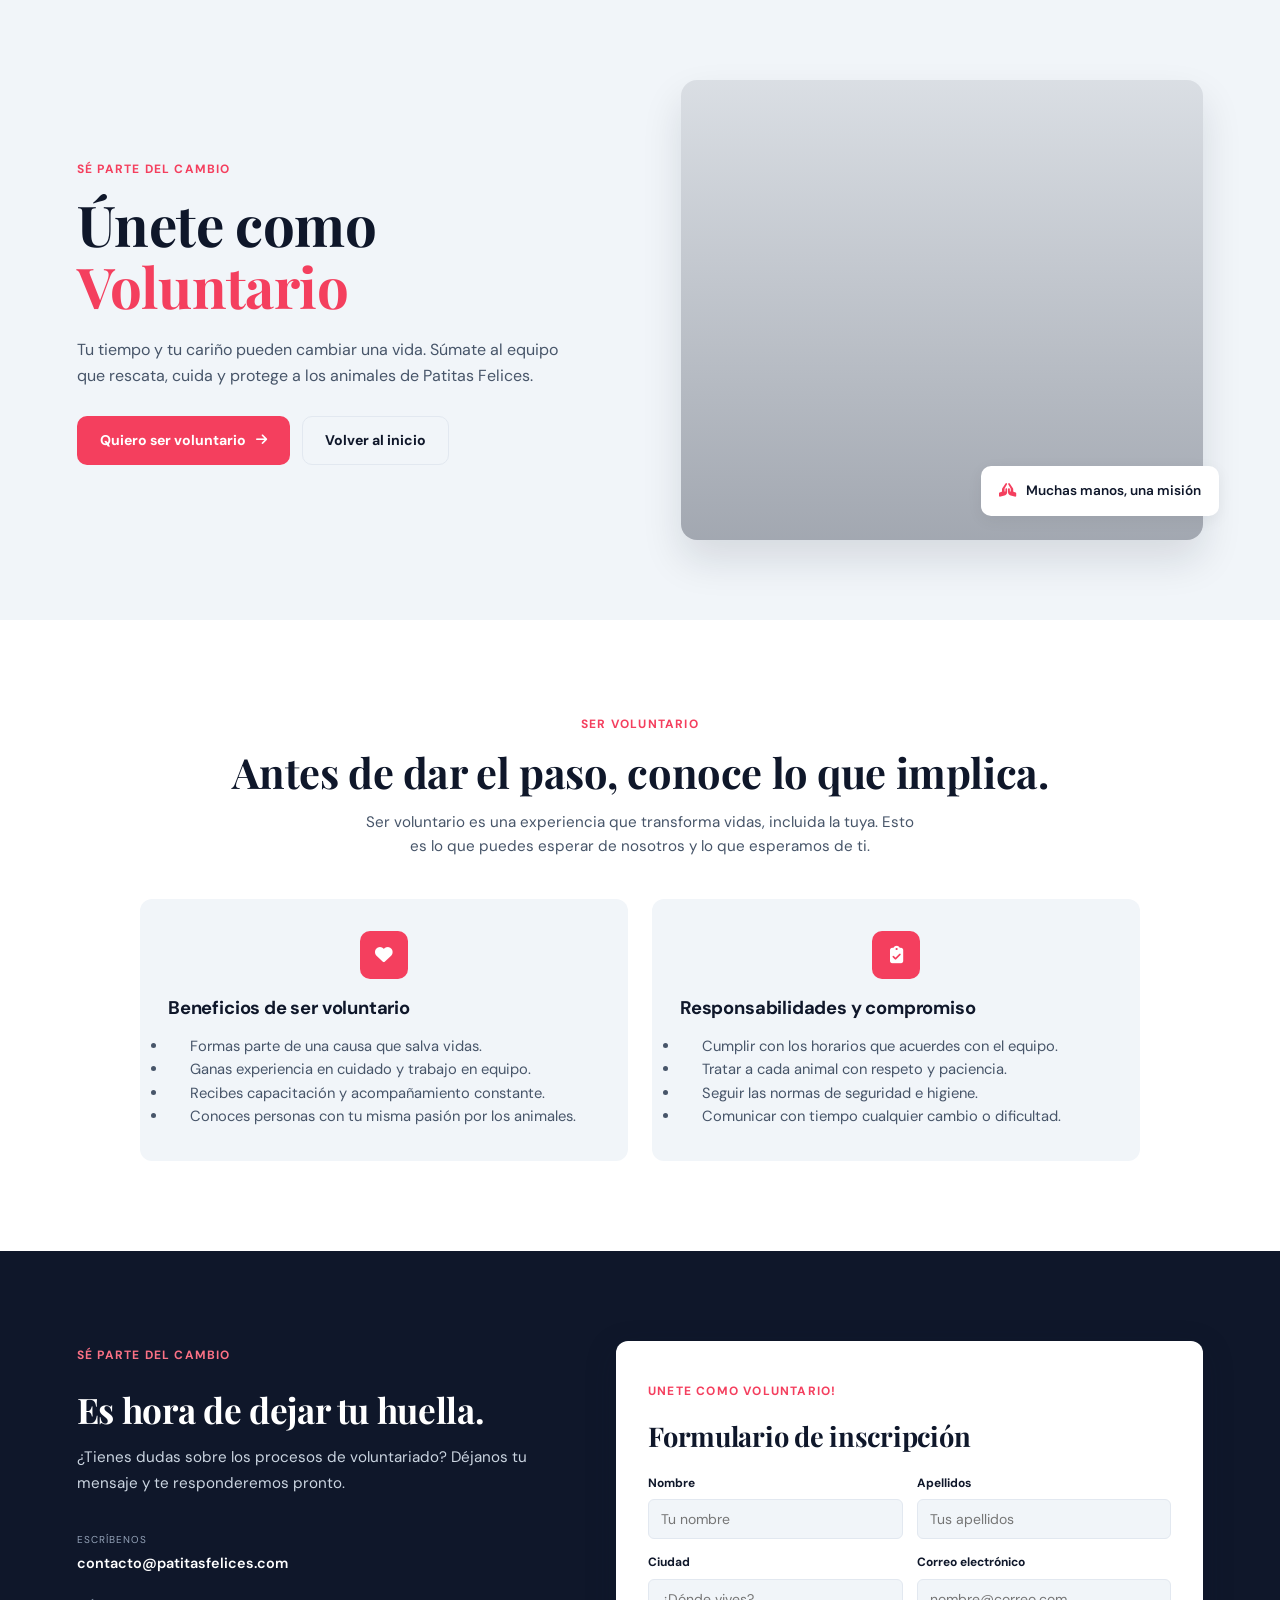
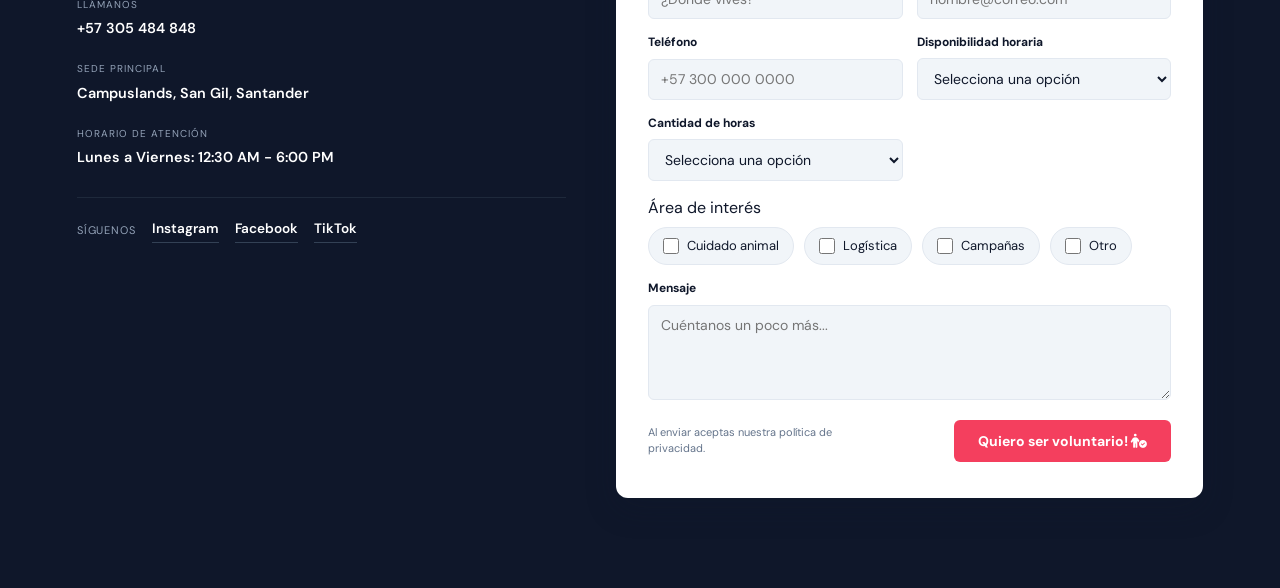
<file: voluntariado.html>
<!DOCTYPE html>
<html lang="es">
<head>
    <meta charset="UTF-8">
    <meta name="viewport" content="width=device-width, initial-scale=1.0">
    <title>Patitas Felices | Únete como Voluntario</title>

    <link rel="preconnect" href="https://fonts.googleapis.com">
    <link rel="preconnect" href="https://fonts.gstatic.com" crossorigin>
    <link href="https://fonts.googleapis.com/css2?family=DM+Sans:wght@400;500;600;700&family=Playfair+Display:ital,wght@0,700;1,700&display=swap" rel="stylesheet">
    <link rel="stylesheet" href="https://cdnjs.cloudflare.com/ajax/libs/font-awesome/6.7.2/css/all.min.css">
    <!-- Estilos generales -->
    <link rel="stylesheet" href="css/style.css">
    <!-- Estilos específicos -->
    <link rel="stylesheet" href="css/voluntariado.css">
</head>
<body>

<main>

<!-- ====== Banner ====== -->
<section class="banner">
    <div class="banner-info">
        <span class="kicker">Sé parte del cambio</span>
        <h1>Únete como <span>Voluntario</span></h1>
        <p>Tu tiempo y tu cariño pueden cambiar una vida. Súmate al equipo que rescata, cuida y protege a los animales de Patitas Felices.</p>
        <div class="banner-botones">
            <a href="#contacto" class="btn btn-coral">
                Quiero ser voluntario <i class="fa-solid fa-arrow-right"></i>
            </a>
            <a href="index.html" class="btn btn-borde">Volver al inicio</a>
        </div>
    </div>

    <div class="banner-imagen">
        <div class="banner-nota">
            <i class="fa-solid fa-hands-praying"></i>
            <span>Muchas manos, una misión</span>
        </div>
    </div>
</section>

<!-- ====== Info ====== -->
<section class="info">
    <div class="seccion-cabeza seccion-centro">
        <span class="kicker">Ser voluntario</span>
        <h2>Antes de dar el paso, conoce lo que implica.</h2>
        <p>Ser voluntario es una experiencia que transforma vidas, incluida la tuya. Esto es lo que puedes esperar de nosotros y lo que esperamos de ti.</p>
    </div>

    <div class="info-grid">
        <article class="info-card">
            <span class="info-icono"><i class="fa-solid fa-heart"></i></span>
            <h3>Beneficios de ser voluntario</h3>
            <ul class="info-lista">
                <li>Formas parte de una causa que salva vidas.</li>
                <li>Ganas experiencia en cuidado y trabajo en equipo.</li>
                <li>Recibes capacitación y acompañamiento constante.</li>
                <li>Conoces personas con tu misma pasión por los animales.</li>
            </ul>
        </article>

        <article class="info-card">
            <span class="info-icono"><i class="fa-solid fa-clipboard-check"></i></span>
            <h3>Responsabilidades y compromiso</h3>
            <ul class="info-lista">
                <li>Cumplir con los horarios que acuerdes con el equipo.</li>
                <li>Tratar a cada animal con respeto y paciencia.</li>
                <li>Seguir las normas de seguridad e higiene.</li>
                <li>Comunicar con tiempo cualquier cambio o dificultad.</li>
            </ul>
        </article>
    </div>
</section>

<section class="contacto" id="contacto">
    <div class="contacto-contenido">

        <div class="contacto-info">
            <p class="kicker kicker-claro">Sé parte del cambio</p>
            <h2>Es hora de dejar tu huella.</h2>
            <p class="texto">¿Tienes dudas sobre los procesos de voluntariado? Déjanos tu mensaje y te responderemos pronto.</p>

            <div class="datos">
                <div class="dato">
                    <small>Escríbenos</small>
                    <p>contacto@patitasfelices.com</p>
                </div>
                <div class="dato">
                    <small>Llámanos</small>
                    <p>+57 305 484 848</p>
                </div>
                <div class="dato">
                    <small>Sede principal</small>
                    <p>Campuslands, San Gil, Santander</p>
                </div>
                <div class="dato">
                    <small>Horario de atención</small>
                    <p>Lunes a Viernes: 12:30 AM - 6:00 PM</p>
                </div>
            </div>

            <div class="redes">
                <span>Síguenos</span>
                <a href="#">Instagram</a>
                <a href="#">Facebook</a>
                <a href="#">TikTok</a>
            </div>
        </div>

        <form class="formulario" action="#contacto" method="post">
            <p class="kicker">Unete como voluntario!</p>
            <h2>Formulario de inscripción</h2>

            <div class="campos">
                <div class="campo">
                    <label for="nombre">Nombre</label>
                    <input type="text" id="nombre" name="nombre" placeholder="Tu nombre" required>
                </div>

                <div class="campo">
                    <label for="apellidos">Apellidos</label>
                    <input type="text" id="apellidos" name="apellidos" placeholder="Tus apellidos" required>
                </div>

                <div class="campo">
                    <label for="ciudad">Ciudad</label>
                    <input type="text" id="ciudad" name="ciudad" placeholder="¿Dónde vives?" required>
                </div>

                <div class="campo">
                    <label for="correo">Correo electrónico</label>
                    <input type="email" id="correo" name="correo" placeholder="nombre@correo.com" required>
                </div>

                <div class="campo">
                    <label for="telefono">Teléfono</label>
                    <input type="tel" id="telefono" name="telefono" placeholder="+57 300 000 0000" pattern="[0-9+ ()-]{7,}" required>
                </div>

                <div class="campo">
                    <label for="disponibilidad">Disponibilidad horaria</label>
                    <select id="disponibilidad" name="disponibilidad" required>
                        <option value="">Selecciona una opción</option>
                        <option value="entre-semana">Entre semana</option>
                        <option value="fin-semana">Fines de semana</option>
                        <option value="ambos">Ambos</option>
                    </select>
                </div>

                <div class="campo">
                    <label for="horas">Cantidad de horas</label>
                    <select id="horas" name="horas" required>
                        <option value="">Selecciona una opción</option>
                        <option value="1-3">Entre 1 y 3 horas</option>
                        <option value="4-6">Entre 4 y 6 horas</option>
                        <option value="6-mas">Más de 6 horas</option>
                    </select>
                </div>
                <!-- Área de interés -->
                <div class="campo campo-ancho">
                    <span class="interes-titulo">Área de interés</span>
                    <div class="intereses">
                    
                        <label class="interes">
                            <input type="checkbox" name="interes" value="cuidado-animal">
                            <span>Cuidado animal</span>
                        </label>

                        <label class="interes">
                            <input type="checkbox" name="interes" value="logistica">
                            <span>Logística</span>
                        </label>

                        <label class="interes">
                            <input type="checkbox" name="interes" value="campanas">
                            <span>Campañas</span>
                        </label>

                        <label class="interes">
                            <input type="checkbox" name="interes" value="otro">
                            <span>Otro</span>
                        </label>
                    </div>
                </div>


                <div class="campo campo-ancho">
                    <label for="mensaje">Mensaje</label>
                    <textarea id="mensaje" name="mensaje" rows="4" placeholder="Cuéntanos un poco más..." required></textarea>
                </div>
            </div>

            <div class="formulario-pie">
                <small>Al enviar aceptas nuestra política de privacidad.</small>
                <button class="boton-enviar" type="submit">Quiero ser voluntario!  <i class="fa-solid fa-person-circle-check"></i></button>
            </div>
        </form>

    </div>
</section>

</main>
    
</body>
</html>
</file>
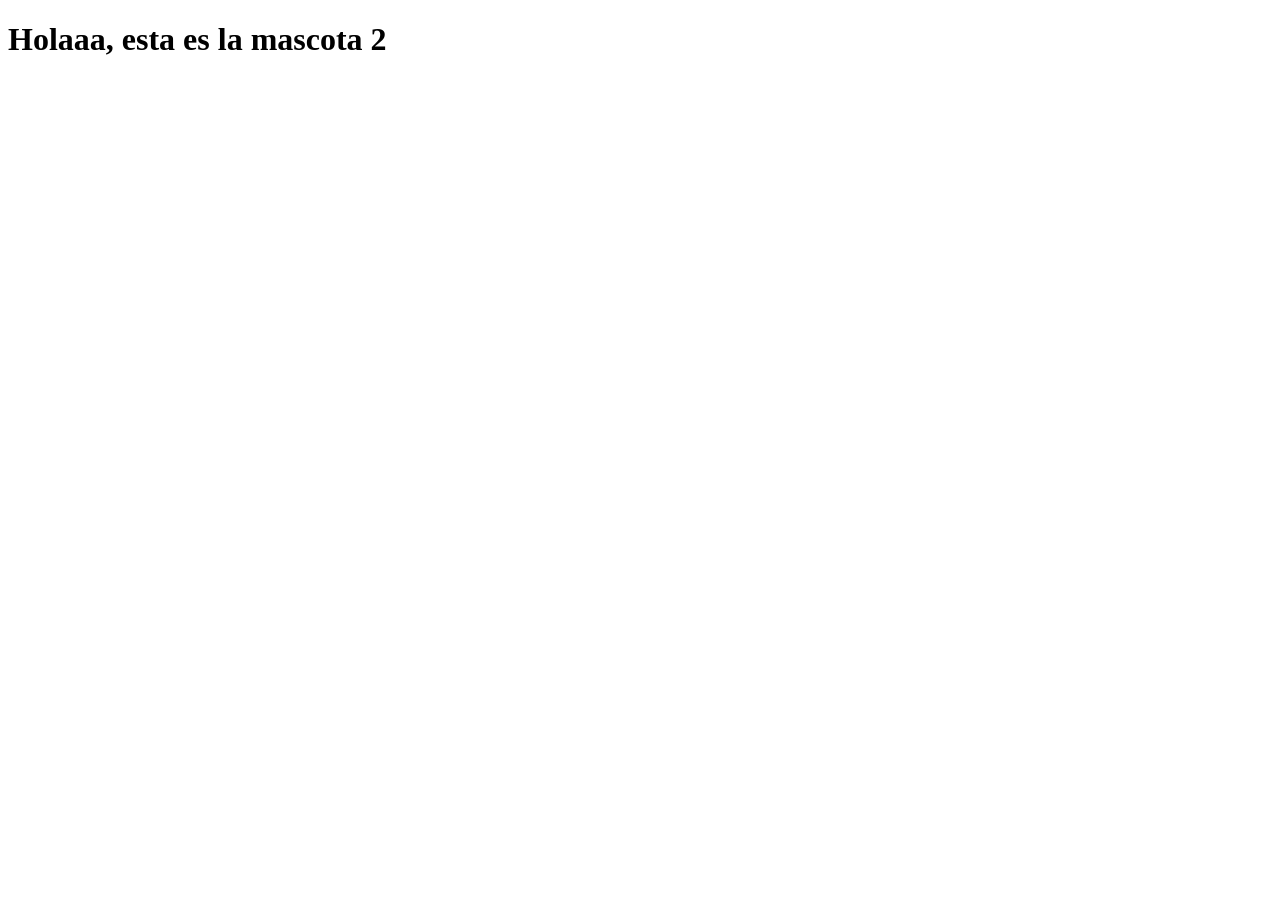
<file: catalogo/2.html>
<!DOCTYPE html>
<html lang="en">
<head>
    <meta charset="UTF-8">
    <meta name="viewport" content="width=device-width, initial-scale=1.0">
    <title>Document</title>
</head>
<body>
    <h1>Holaaa, esta es la mascota 2</h1>
</body>
</html>
</file>
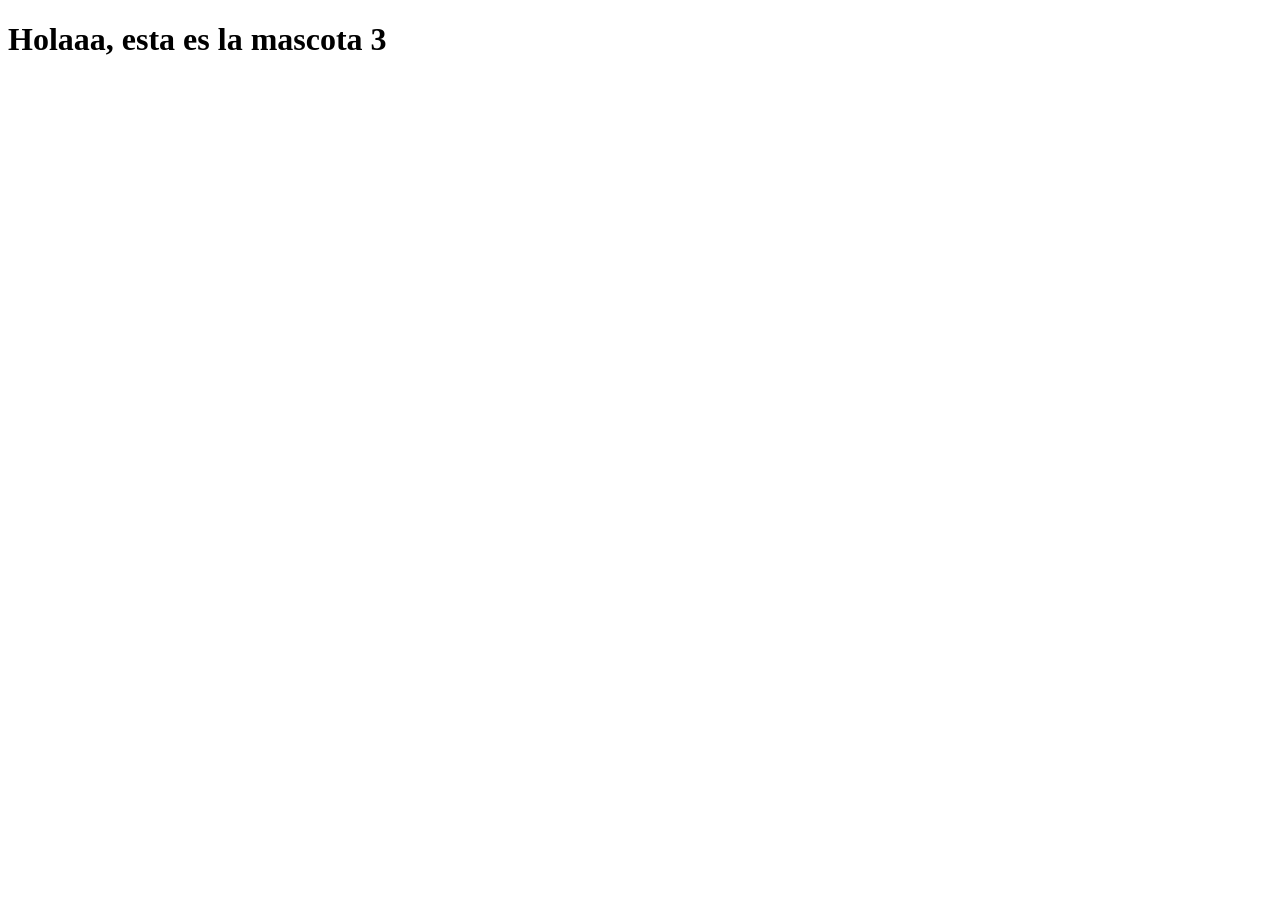
<file: catalogo/3.html>
<!DOCTYPE html>
<html lang="en">
<head>
    <meta charset="UTF-8">
    <meta name="viewport" content="width=device-width, initial-scale=1.0">
    <title>Document</title>
</head>
<body>
    <h1>Holaaa, esta es la mascota 3</h1>
</body>
</html>
</file>
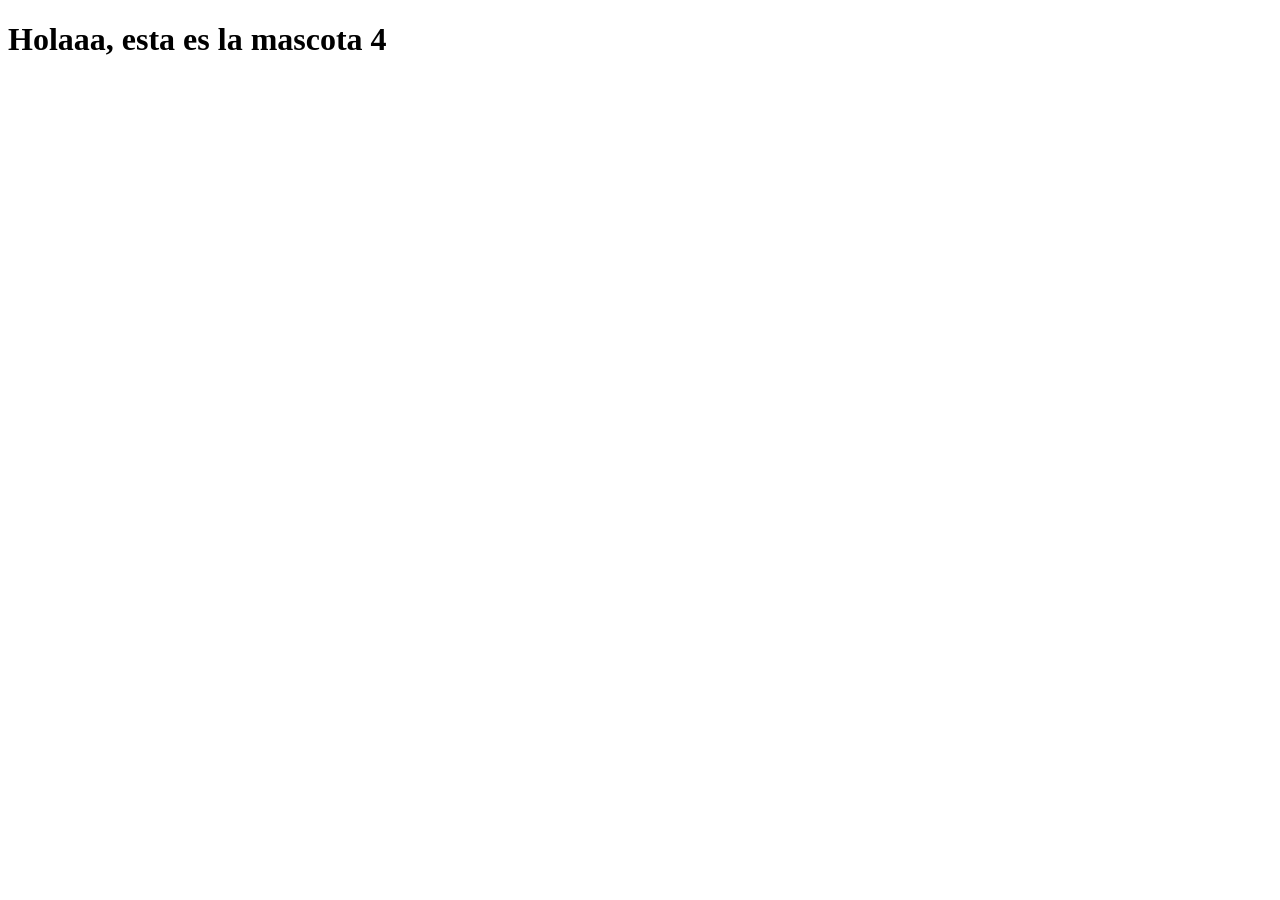
<file: catalogo/4.html>
<!DOCTYPE html>
<html lang="en">
<head>
    <meta charset="UTF-8">
    <meta name="viewport" content="width=device-width, initial-scale=1.0">
    <title>Document</title>
</head>
<body>
    <h1>Holaaa, esta es la mascota 4</h1>
</body>
</html>
</file>
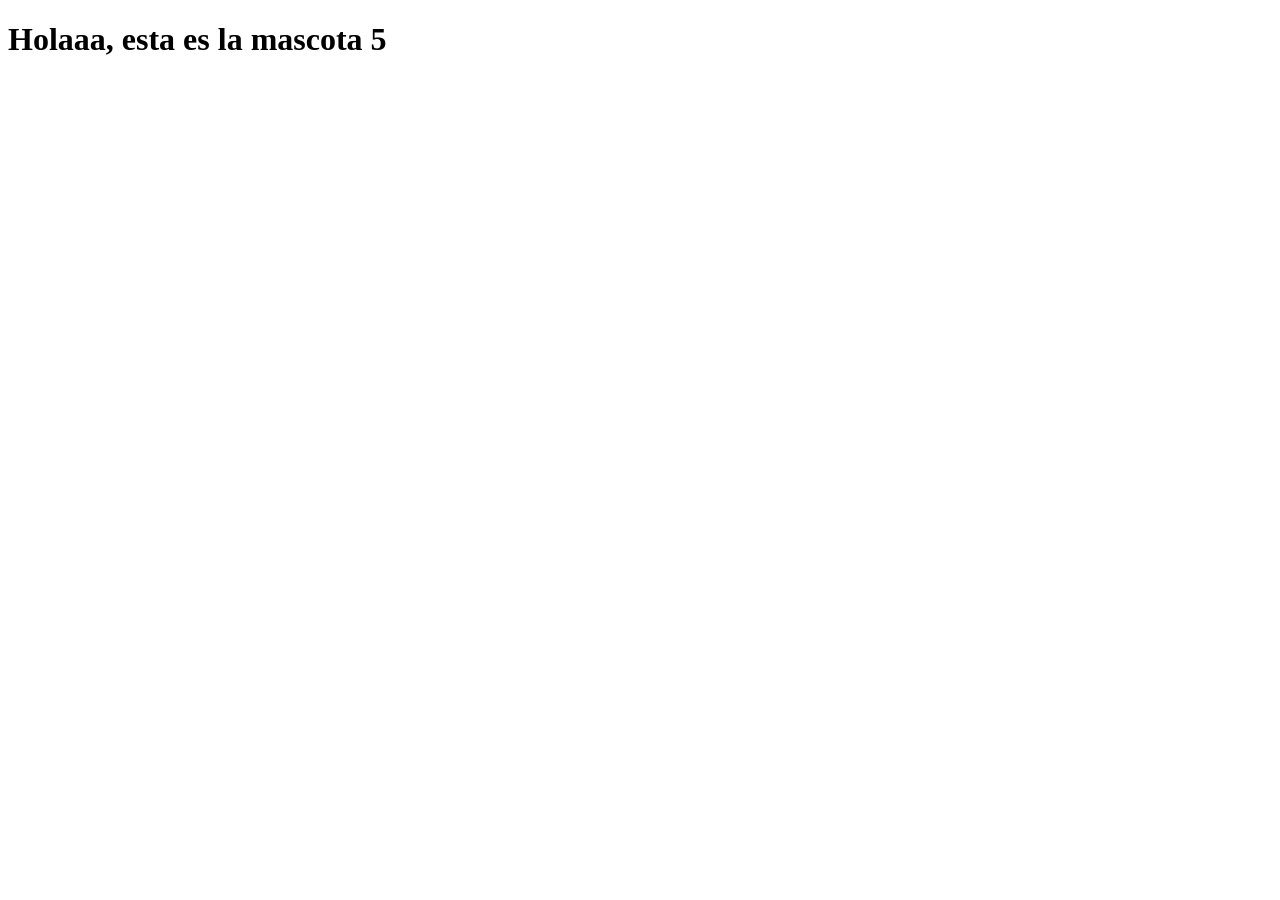
<file: catalogo/5.html>
<!DOCTYPE html>
<html lang="en">
<head>
    <meta charset="UTF-8">
    <meta name="viewport" content="width=device-width, initial-scale=1.0">
    <title>Document</title>
</head>
<body>
    <h1>Holaaa, esta es la mascota 5</h1>
</body>
</html>
</file>
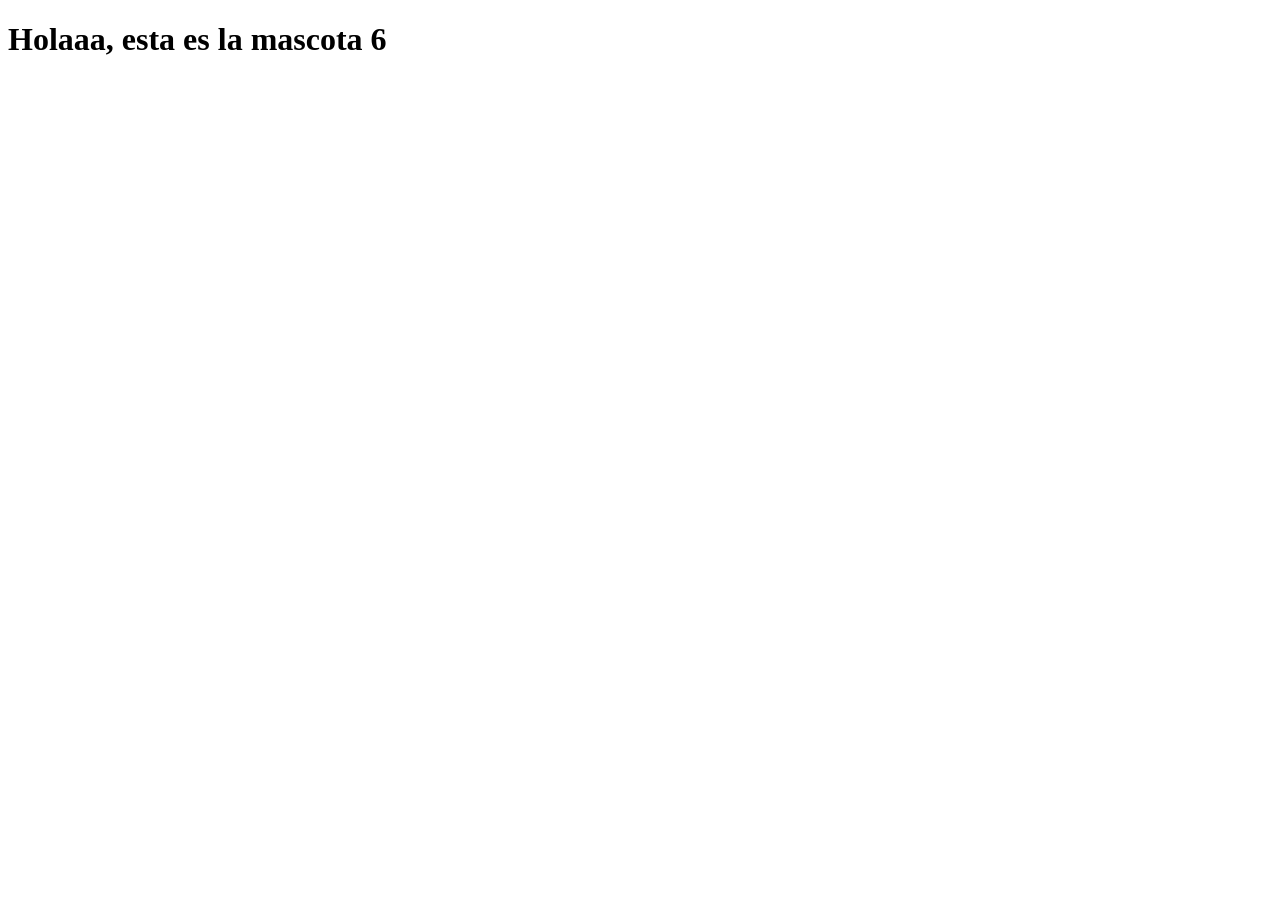
<file: catalogo/6.html>
<!DOCTYPE html>
<html lang="en">
<head>
    <meta charset="UTF-8">
    <meta name="viewport" content="width=device-width, initial-scale=1.0">
    <title>Document</title>
</head>
<body>
    <h1>Holaaa, esta es la mascota 6</h1>
</body>
</html>
</file>
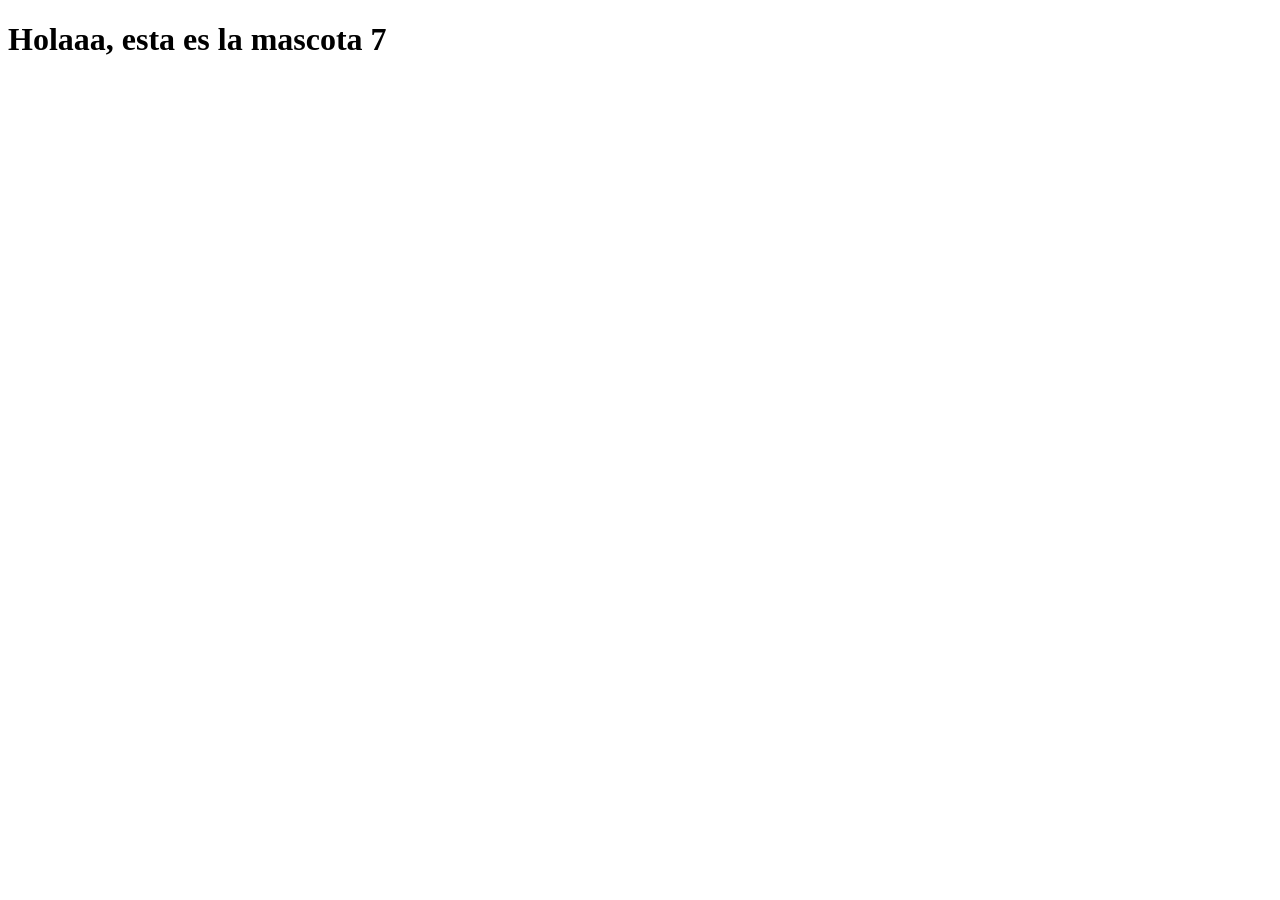
<file: catalogo/7.html>
<!DOCTYPE html>
<html lang="en">
<head>
    <meta charset="UTF-8">
    <meta name="viewport" content="width=device-width, initial-scale=1.0">
    <title>Document</title>
</head>
<body>
    <h1>Holaaa, esta es la mascota 7</h1>
</body>
</html>
</file>
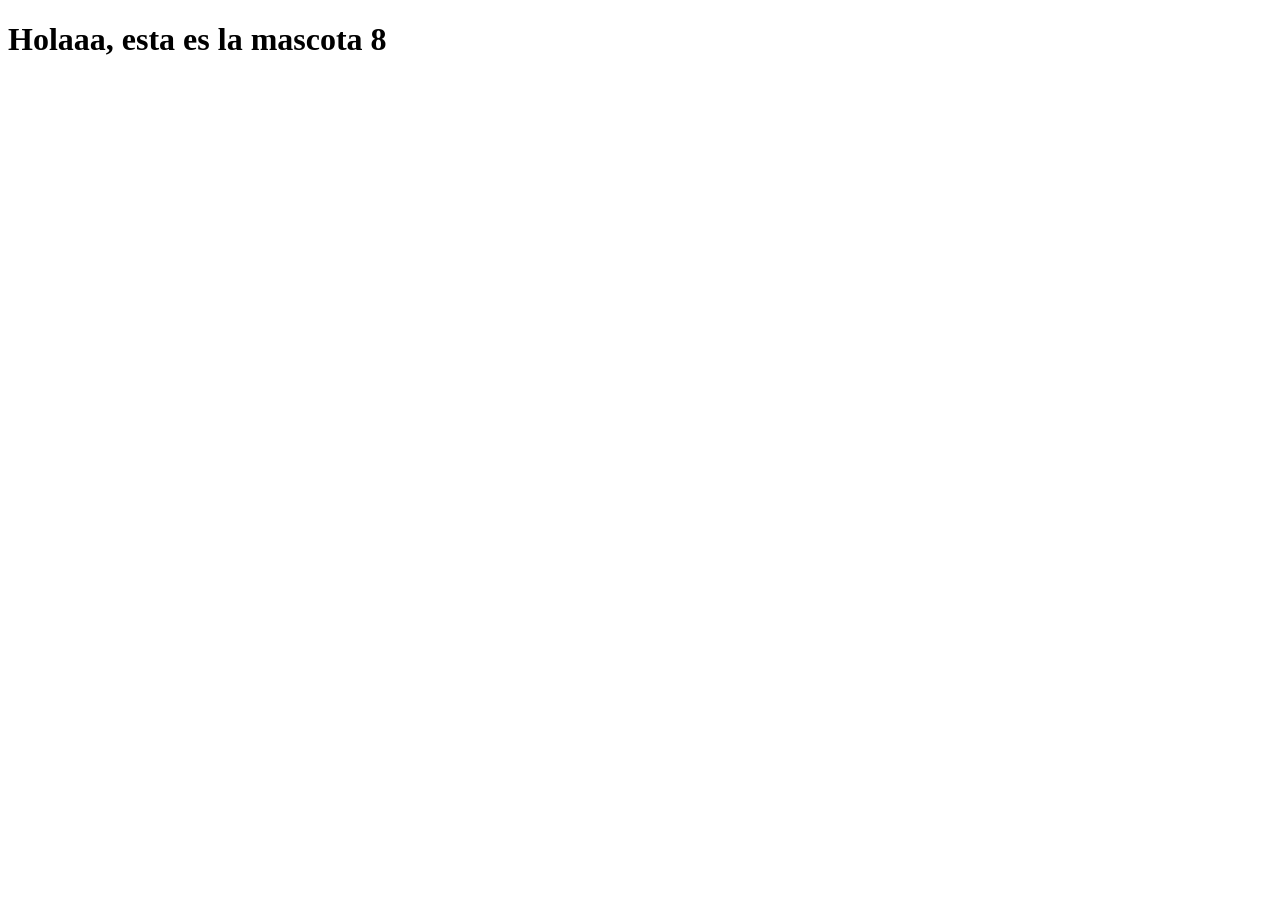
<file: catalogo/8.html>
<!DOCTYPE html>
<html lang="en">
<head>
    <meta charset="UTF-8">
    <meta name="viewport" content="width=device-width, initial-scale=1.0">
    <title>Document</title>
</head>
<body>
    <h1>Holaaa, esta es la mascota 8</h1>
</body>
</html>
</file>
<file: css/style.css>
/* ---------- 1. Variables y base ---------- */
:root {
    --noche: #0F172A;
    --noche-suave: #1E293B;
    --coral: #F43F5E;
    --coral-hover: #E11D48;
    --rosa: #FB7185;
    --gris: #F1F5F9;
    --blanco: #FFFFFF;
    --texto: #475569;
    --muted: #64748B;
    --borde: #E2E8F0;
    --success: #16A34A;
    --radio: 12px;
    --sombra: 0 4px 16px rgba(15, 23, 42, 0.06);
    --shadow: 0 18px 50px rgba(15, 23, 42, 0.08);
}

* { box-sizing: border-box; margin: 0; padding: 0; }

html {
    scroll-behavior: smooth;
    scroll-padding-top: 90px;
}

body {
    font-family: "DM Sans", -apple-system, BlinkMacSystemFont, "Segoe UI", Roboto, Arial, sans-serif;
    background: var(--gris);
    color: var(--noche);
    line-height: 1.6;
    -webkit-font-smoothing: antialiased;
}

img { display: block; max-width: 100%; }
a { color: inherit; text-decoration: none; }
p { color: var(--texto); }

h1, h2 {
    font-family: "Playfair Display", Georgia, serif;
    color: var(--noche);
    line-height: 1.15;
    letter-spacing: -0.01em;
}

h3 {
    font-family: "DM Sans", -apple-system, BlinkMacSystemFont, "Segoe UI", Roboto, Arial, sans-serif;
    color: var(--noche);
    line-height: 1.3;
    letter-spacing: -0.01em;
}

:focus-visible {
    outline: 3px solid var(--coral);
    outline-offset: 4px;
}

/* ---------- 2. Utilidades comunes ---------- */
.kicker {
    display: inline-block;
    margin-bottom: 14px;
    color: var(--coral);
    font-family: "DM Sans", sans-serif;
    font-size: 0.75rem;
    font-weight: 700;
    letter-spacing: 0.1em;
    text-transform: uppercase;
}

.kicker-claro { color: var(--rosa); }

.seccion-cabeza {
    max-width: 900px;
    margin-bottom: 40px;
}

.seccion-cabeza h2 {
    font-size: clamp(1.9rem, 3.4vw, 2.6rem);
    font-weight: 700;
}

.seccion-cabeza > p,
.seccion-cabeza > div + p {
    margin-top: 14px;
    max-width: 560px;
    font-size: 0.95rem;
}

.seccion-cabeza--flex {
    display: flex;
    align-items: end;
    justify-content: space-between;
    gap: 40px;
    max-width: 100%;
}

.seccion-cabeza--flex > p {
    max-width: 380px;
    margin-top: 0;
}

.seccion-centro {
    margin-left: auto;
    margin-right: auto;
    text-align: center;
}

.seccion-centro > p { margin-left: auto; margin-right: auto; }

.btn {
    display: inline-flex;
    align-items: center;
    gap: 10px;
    padding: 12px 22px;
    border: 1.5px solid transparent;
    border-radius: 10px;
    font-family: "DM Sans", sans-serif;
    font-size: 0.88rem;
    font-weight: 700;
    transition: 0.2s ease;
}

.btn i { font-size: 0.8rem; transition: 0.2s ease; }
.btn:hover i { transform: translateX(3px); }

.btn-coral { background: var(--coral); color: var(--blanco); }
.btn-coral:hover { background: var(--coral-hover); }

.btn-borde { background: transparent; border-color: var(--borde); color: var(--noche); }
.btn-borde:hover { border-color: var(--noche); }

.btn-blanco { background: var(--blanco); color: var(--noche); }
.btn-blanco:hover { background: var(--gris); }

/* ---------- 3. Header ---------- */
.header {
    position: sticky;
    top: 0;
    z-index: 100;
    display: flex;
    flex-wrap: wrap;
    align-items: center;
    justify-content: space-between;
    gap: 12px 24px;
    padding: 14px 5%;
    background: var(--blanco);
    border-bottom: 1px solid var(--borde);
}

.marca { display: flex; align-items: center; gap: 10px; flex-shrink: 0; }

.marca-icono {
    display: grid;
    width: 40px;
    height: 40px;
    place-items: center;
    background: var(--coral);
    border-radius: 10px;
    color: var(--blanco);
    font-size: 1rem;
}

.marca-texto { display: flex; flex-direction: column; line-height: 1.2; }
.marca-texto strong { font-size: 1rem; color: var(--noche); }
.marca-texto small { font-size: 0.7rem; color: var(--texto); }

.menu { display: flex; gap: 26px; }

.menu a {
    color: var(--noche-suave);
    font-size: 0.88rem;
    font-weight: 500;
    transition: color 0.2s;
}

.menu a:hover { color: var(--coral); }

.header .btn { flex-shrink: 0; }

/* ---------- 4. Hero ---------- */
.hero {
    display: grid;
    grid-template-columns: 1.05fr 1fr;
    align-items: center;
    gap: 5%;
    padding: 80px 6%;
}

.hero-info h1 {
    margin-bottom: 20px;
    font-size: clamp(2.4rem, 4.4vw, 3.8rem);
    font-weight: 700;
    line-height: 1.1;
}

.hero-info h1 span { color: var(--coral); }

.hero-info > p {
    max-width: 500px;
    margin-bottom: 28px;
    font-size: 1rem;
}

.hero-botones { display: flex; flex-wrap: wrap; gap: 12px; }

.hero-imagen {
    position: relative;
    min-height: 460px;
    background-image:
        linear-gradient(180deg, rgba(15, 23, 42, 0.1), rgba(15, 23, 42, 0.35)),
        url("https://images.unsplash.com/photo-1552053831-71594a27632d?auto=format&fit=crop&w=1200&q=85");
    background-position: center;
    background-size: cover;
    border-radius: 16px;
    box-shadow: 0 20px 40px rgba(15, 23, 42, 0.12);
}

.hero-nota {
    position: absolute;
    right: -16px;
    bottom: 24px;
    display: flex;
    align-items: center;
    gap: 10px;
    padding: 14px 18px;
    background: var(--blanco);
    border-radius: 10px;
    box-shadow: var(--sombra);
    font-family: "DM Sans", sans-serif;
    font-size: 0.85rem;
    font-weight: 600;
    color: var(--noche);
}

.hero-nota i { color: var(--coral); }

/* ---------- 5. Labor ---------- */
.labor { padding: 90px 6%; background: var(--blanco); }

.labor-grid {
    display: grid;
    grid-template-columns: repeat(3, 1fr);
    gap: 20px;
}

.labor-card {
    padding: 28px 24px;
    background: var(--gris);
    border-radius: var(--radio);
    transition: 0.2s ease;
}

.labor-card:hover {
    background: var(--blanco);
    box-shadow: var(--sombra);
    outline: 1px solid var(--borde);
}

.labor-icono {
    display: grid;
    width: 48px;
    height: 48px;
    margin-bottom: 18px;
    place-items: center;
    background: var(--coral);
    border-radius: 10px;
    color: var(--blanco);
    font-size: 1.1rem;
}

.labor-card h3 { margin-bottom: 8px; font-size: 1.1rem; font-weight: 700; }
.labor-card p { font-size: 0.9rem; }

/* ---------- 6. Historias / Carrusel ---------- */
.historias { padding: 90px 6%; background: var(--noche); }

.historias .seccion-cabeza--flex { max-width: 100%; }
.historias .kicker { color: var(--rosa); }
.historias h2 { color: var(--blanco); }
.historias .seccion-cabeza--flex > p { color: #CBD5E1; }

.carrusel {
    position: relative;
    overflow: hidden;
    border-radius: 16px;
}

.carrusel-pista {
    display: flex;
    animation: carrusel 9s infinite; /* 3s por slide — spec FULL_SPECS */
}

.slide {
    flex: 0 0 100%;
    min-height: 460px;
    padding: 46px;
    display: flex;
    align-items: end;
    background-position: center;
    background-size: cover;
    border-radius: 16px;
}

.slide-1 {
    background-image:
        linear-gradient(90deg, rgba(15, 23, 42, 0.85), rgba(15, 23, 42, 0.2)),
        url("https://images.unsplash.com/photo-1450778869180-41d0601e046e?auto=format&fit=crop&w=1600&q=85");
}

.slide-2 {
    background-image:
        linear-gradient(90deg, rgba(15, 23, 42, 0.85), rgba(15, 23, 42, 0.2)),
        url("https://images.unsplash.com/photo-1601758228041-f3b2795255f1?auto=format&fit=crop&w=1600&q=85");
}

.slide-3 {
    background-image:
        linear-gradient(90deg, rgba(15, 23, 42, 0.85), rgba(15, 23, 42, 0.2)),
        url("https://images.unsplash.com/photo-1548199973-03cce0bbc87b?auto=format&fit=crop&w=1600&q=85");
}

.slide-info { max-width: 560px; }

.slide-info > span {
    display: inline-block;
    margin-bottom: 12px;
    color: var(--rosa);
    font-family: "DM Sans", sans-serif;
    font-size: 0.72rem;
    font-weight: 700;
    letter-spacing: 0.1em;
    text-transform: uppercase;
}

.slide-info h3 {
    margin-bottom: 12px;
    color: var(--blanco);
    font-family: "Playfair Display", Georgia, serif;
    font-size: clamp(1.7rem, 3vw, 2.4rem);
    font-weight: 700;
}

.slide-info p { max-width: 400px; color: #E2E8F0; font-size: 0.95rem; }

.carrusel-barra {
    height: 3px;
    overflow: hidden;
    background: rgba(255, 255, 255, 0.15);
}

.carrusel-barra span {
    display: block;
    width: 33.333%;
    height: 100%;
    background: var(--coral);
    animation: barra 9s infinite;
}

@keyframes carrusel {
    0%, 30%        { transform: translateX(0); }
    33.33%, 63.33% { transform: translateX(-100%); }
    66.66%, 96.66% { transform: translateX(-200%); }
    100%           { transform: translateX(0); }
}

@keyframes barra {
    0%, 30%        { transform: translateX(0); }
    33.33%, 63.33% { transform: translateX(100%); }
    66.66%, 96.66% { transform: translateX(200%); }
    100%           { transform: translateX(0); }
}

/* ---------- 7. Catálogo de animales ---------- */
.catalogo-seccion {
    padding: 90px 6%;
    background: var(--blanco);
}

.catalogo {
    display: grid;
    grid-template-columns: repeat(4, 1fr);
    gap: 24px;
}

.mascota {
    display: flex;
    flex-direction: column;
    gap: 8px;
    padding: 14px;
    background-color: var(--blanco);
    border: 1px solid var(--borde);
    border-radius: 16px;
    box-shadow: 0 2px 12px rgba(15, 23, 42, 0.04);
    transition: transform 0.3s ease, box-shadow 0.3s ease, border-color 0.3s ease;
}

.mascota:hover {
    transform: translateY(-6px);
    border-color: var(--rosa);
    box-shadow: var(--shadow);
}

.foto { position: relative; overflow: hidden; border-radius: 12px; }

.foto > img {
    display: block;
    width: 100%;
    height: 240px;
    object-fit: cover;
    object-position: top center;
    transition: transform 0.4s ease;
}

.mascota:hover .foto > img { transform: scale(1.05); }

.mascota-cabecera {
    display: flex;
    align-items: center;
    justify-content: space-between;
    gap: 10px;
    margin-top: 4px;
}

.mascota-cabecera > .nombre {
    font-family: "DM Sans", sans-serif;
    font-size: 1.2rem;
    font-weight: 700;
    color: var(--noche);
}

.estado {
    display: inline-flex;
    align-items: center;
    flex-shrink: 0;
    padding: 3px 10px;
    border-radius: 999px;
    font-family: "DM Sans", sans-serif;
    font-size: 0.68rem;
    font-weight: 700;
    letter-spacing: 0.05em;
    text-transform: uppercase;
    color: var(--blanco);
}

.estado.disponible {
    background-color: var(--coral);
    animation: pulso 2s ease-in-out infinite;
}

.estado.adoptado { background-color: var(--muted); }

@keyframes pulso {
    0%, 100% { transform: scale(1); }
    50%      { transform: scale(1.06); }
}

.mascota > .meta { font-size: 0.85rem; color: var(--muted); }

.mascota > .descripcion {
    font-size: 0.88rem;
    color: var(--noche);
    opacity: 0.75;
    line-height: 1.5;
    margin: 2px 0 6px;
}

.mascota > .boton-adopta {
    margin-top: auto;
    padding: 11px 16px;
    border-radius: 10px;
    background-color: var(--coral);
    color: var(--blanco);
    font-family: "DM Sans", sans-serif;
    font-size: 0.9rem;
    font-weight: 600;
    text-align: center;
    text-decoration: none;
    transition: background-color 0.2s ease, transform 0.2s ease;
}

.mascota > .boton-adopta:hover {
    background-color: var(--rosa);
    transform: translateY(-1px);
}

.mascota > .boton-adopta:focus-visible {
    outline: 2px solid var(--noche);
    outline-offset: 2px;
}

/* ---------- 8. Acciones ---------- */
.acciones { padding: 90px 6%; background: var(--gris); }
.acciones .seccion-cabeza--flex { max-width: 100%; }

.acciones-grid {
    display: grid;
    grid-template-columns: repeat(4, 1fr);
    gap: 16px;
}

.accion {
    display: flex;
    flex-direction: column;
    padding: 26px 22px;
    background: var(--blanco);
    border: 1px solid var(--borde);
    border-radius: var(--radio);
    transition: 0.2s ease;
}

.accion:hover {
    border-color: var(--coral);
    transform: translateY(-4px);
    box-shadow: var(--sombra);
}

.accion-icono {
    display: grid;
    width: 48px;
    height: 48px;
    margin-bottom: 18px;
    place-items: center;
    background: rgba(244, 63, 94, 0.1);
    border-radius: 10px;
    color: var(--coral);
    font-size: 1.15rem;
}

.accion h3 { margin-bottom: 8px; font-size: 1.1rem; font-weight: 700; }
.accion p { margin-bottom: 22px; font-size: 0.88rem; }

.accion-link {
    display: flex;
    align-items: center;
    justify-content: space-between;
    gap: 8px;
    margin-top: auto;
    padding-top: 14px;
    border-top: 1px solid var(--borde);
    color: var(--coral);
    font-family: "DM Sans", sans-serif;
    font-size: 0.82rem;
    font-weight: 700;
}

.accion-link i { font-size: 0.72rem; transition: 0.2s; }
.accion:hover .accion-link i { transform: translateX(3px); }

/* ---------- 9. Nosotros ---------- */
.nosotros {
    display: grid;
    grid-template-columns: 1fr 1fr;
    align-items: center;
    gap: 6%;
    padding: 90px 6%;
    background: var(--blanco);
}

.nosotros-imagen {
    position: relative;
    min-height: 520px;
    background-image:
        linear-gradient(180deg, transparent 50%, rgba(15, 23, 42, 0.3)),
        url("https://images.unsplash.com/photo-1543466835-00a7907e9de1?auto=format&fit=crop&w=1000&q=85");
    background-position: center;
    background-size: cover;
    border-radius: 16px;
}

.nosotros-sello {
    position: absolute;
    right: -16px;
    bottom: -16px;
    display: flex;
    flex-direction: column;
    gap: 4px;
    padding: 18px 22px;
    background: var(--coral);
    border-radius: 12px;
    color: var(--blanco);
    box-shadow: var(--sombra);
}

.nosotros-sello i { color: var(--blanco); font-size: 1rem; opacity: 0.85; }
.nosotros-sello strong { font-family: "DM Sans", sans-serif; font-size: 0.95rem; }
.nosotros-sello small { font-size: 0.75rem; opacity: 0.85; }

.nosotros-texto h2 {
    margin-bottom: 18px;
    font-size: clamp(1.9rem, 3.2vw, 2.6rem);
    font-weight: 700;
}

.nosotros-lead { margin-bottom: 26px; font-size: 0.96rem; }

.pilar {
    display: grid;
    grid-template-columns: 44px 1fr;
    gap: 16px;
    margin-top: 20px;
    padding-top: 20px;
    border-top: 1px solid var(--borde);
}

.pilar-icono {
    display: grid;
    width: 42px;
    height: 42px;
    place-items: center;
    background: rgba(244, 63, 94, 0.1);
    border-radius: 10px;
    color: var(--coral);
    font-size: 1rem;
}

.pilar h3 { margin-bottom: 6px; font-size: 1rem; font-weight: 700; }
.pilar p { font-size: 0.87rem; }

/* ---------- 10. Galería ---------- */
.galeria { padding: 90px 6%; background: var(--gris); }
.galeria .seccion-cabeza--flex { max-width: 100%; }

.galeria-grid {
    display: grid;
    grid-template-columns: 1.5fr 1fr 1fr;
    grid-template-rows: 260px 260px;
    gap: 14px;
}

.foto-grande { grid-row: 1 / 3; }

.galeria-foto {
    position: relative;
    overflow: hidden;
    background: var(--noche-suave);
    border-radius: var(--radio);
}

.galeria-foto img {
    width: 100%;
    height: 100%;
    object-fit: cover;
    transition: transform 0.6s ease;
}

.galeria-foto:hover img { transform: scale(1.05); }

.galeria-foto::after {
    position: absolute;
    inset: 45% 0 0;
    background: linear-gradient(to bottom, transparent, rgba(15, 23, 42, 0.9));
    content: "";
    pointer-events: none;
}

.galeria-foto figcaption {
    position: absolute;
    right: 0;
    bottom: 0;
    left: 0;
    z-index: 1;
    padding: 18px 20px;
    color: var(--blanco);
    font-family: "DM Sans", sans-serif;
    font-size: 0.86rem;
    font-weight: 600;
    line-height: 1.4;
    transition: transform 0.3s ease;
}

.galeria-foto:hover figcaption { transform: translateY(-4px); }

/* ---------- 11. Testimonios ---------- */
.testimonios { padding: 90px 6%; background: var(--blanco); }

.testimonios-grid {
    display: grid;
    grid-template-columns: repeat(3, 1fr);
    gap: 18px;
}

.testimonio {
    display: flex;
    flex-direction: column;
    padding: 28px;
    background: var(--gris);
    border-radius: var(--radio);
}

.testimonio-comilla {
    margin-bottom: 14px;
    color: var(--coral);
    font-size: 1.4rem;
}

.testimonio p {
    margin-bottom: 22px;
    color: var(--noche-suave);
    font-size: 0.95rem;
    line-height: 1.75;
}

.testimonio-autor {
    display: flex;
    align-items: center;
    gap: 12px;
    margin-top: auto;
    padding-top: 18px;
    border-top: 1px solid var(--borde);
}

.avatar {
    display: grid;
    width: 40px;
    height: 40px;
    flex-shrink: 0;
    place-items: center;
    background: var(--blanco);
    border-radius: 10px;
    color: var(--coral);
    font-size: 0.95rem;
}

.testimonio-autor strong { display: block; color: var(--noche); font-size: 0.87rem; }
.testimonio-autor small { color: var(--texto); font-size: 0.75rem; }

.testimonio-destacado { background: var(--noche); }
.testimonio-destacado .testimonio-comilla { color: var(--rosa); }
.testimonio-destacado p { color: #E2E8F0; }
.testimonio-destacado .testimonio-autor { border-top-color: rgba(255, 255, 255, 0.1); }
.testimonio-destacado .avatar { background: var(--noche-suave); color: var(--rosa); }
.testimonio-destacado strong { color: var(--blanco); }
.testimonio-destacado small { color: #CBD5E1; }

.testimonios-nota {
    margin-top: 22px;
    color: var(--texto);
    font-size: 0.75rem;
    text-align: center;
}

/* ---------- 12. CTA final ---------- */
.cta-final {
    padding: 90px 6%;
    background: var(--noche);
    text-align: center;
}

.cta-final h2 {
    margin: 10px auto 20px;
    color: var(--blanco);
    font-size: clamp(2.2rem, 4.4vw, 3.4rem);
    font-weight: 700;
    max-width: 780px;
}

.cta-final h2 span { color: var(--rosa); }

.cta-final > p {
    max-width: 520px;
    margin: 0 auto 28px;
    color: #CBD5E1;
    font-size: 0.96rem;
}

/* ---------- 13. Contacto ---------- */
.contacto {
    padding: 90px 6%;
    background-color: var(--noche);
    color: var(--blanco);
}

.contacto-contenido {
    max-width: 1200px;
    margin: 0 auto;
    display: grid;
    grid-template-columns: 1fr 1.2fr;
    gap: 50px;
}

.contacto-info > h2 {
    font-size: clamp(1.9rem, 3vw, 2.2rem);
    line-height: 1.2;
    margin: 10px 0 14px;
    color: var(--blanco);
}

.contacto-info > .texto {
    color: #CBD5E1;
    font-size: 0.95rem;
    line-height: 1.7;
}

.datos { display: grid; gap: 14px; margin: 28px 0; }

.dato > small {
    color: #94A3B8;
    font-family: "DM Sans", sans-serif;
    font-size: 10px;
    letter-spacing: 0.1em;
    text-transform: uppercase;
}

.dato > p {
    font-size: 0.9rem;
    font-weight: 600;
    margin-top: 2px;
    color: var(--blanco);
}

.redes {
    display: flex;
    flex-wrap: wrap;
    align-items: center;
    gap: 16px;
    padding-top: 20px;
    border-top: 1px solid #1E293B;
    font-size: 0.85rem;
}

.redes > span {
    color: #94A3B8;
    font-size: 11px;
    letter-spacing: 0.08em;
    text-transform: uppercase;
}

.redes > a {
    color: var(--blanco);
    font-family: "DM Sans", sans-serif;
    font-weight: 600;
    text-decoration: none;
    border-bottom: 1px solid #334155;
    padding-bottom: 2px;
    transition: color 0.2s ease, border-color 0.2s ease;
}

.redes > a:hover { color: var(--rosa); border-color: var(--rosa); }

/* Formulario */
.formulario {
    padding: 36px 32px;
    background-color: var(--blanco);
    color: var(--noche);
    border-radius: 12px;
    box-shadow: 0 10px 30px rgba(15, 23, 42, 0.25);
}

.formulario > .kicker { color: var(--coral); }

.formulario > h2 {
    font-size: 1.7rem;
    color: var(--noche);
    margin: 6px 0 22px;
}

.campos {
    display: grid;
    grid-template-columns: 1fr 1fr;
    gap: 14px;
}

.campo { display: grid; gap: 6px; }

.campo > label {
    font-family: "DM Sans", sans-serif;
    font-size: 12px;
    font-weight: 700;
    color: var(--noche);
}

.campo input,
.campo select,
.campo textarea {
    width: 100%;
    padding: 10px 12px;
    font-family: "DM Sans", sans-serif;
    font-size: 14px;
    color: var(--noche);
    background-color: var(--gris);
    border: 1px solid var(--borde);
    border-radius: 6px;
    outline: none;
    transition: border-color 0.2s ease, background-color 0.2s ease;
}

.campo textarea { min-height: 95px; resize: vertical; }

.campo input:focus,
.campo select:focus,
.campo textarea:focus {
    border-color: var(--coral);
    background-color: var(--blanco);
}

.campo-ancho { grid-column: 1 / -1; }

/* Validación visual por CSS */
.campo input:not(:placeholder-shown):valid,
.campo textarea:not(:placeholder-shown):valid,
.campo select:valid { border-color: var(--success); }

.campo input:not(:placeholder-shown):invalid,
.campo textarea:not(:placeholder-shown):invalid { border-color: var(--coral); }

.campo.error input,
.campo.error select,
.campo.error textarea {
    border-color: var(--coral);
    background-color: #FEF2F2;
}

.campo.success input,
.campo.success select,
.campo.success textarea {
    border-color: var(--success);
    background-color: #F0FDF4;
}

.formulario-pie {
    display: flex;
    align-items: center;
    justify-content: space-between;
    gap: 16px;
    margin-top: 20px;
}

.formulario-pie > small {
    max-width: 220px;
    color: var(--muted);
    font-size: 11px;
    line-height: 1.4;
}

.boton-enviar {
    padding: 12px 24px;
    border: none;
    border-radius: 6px;
    background-color: var(--coral);
    color: var(--blanco);
    font-family: "DM Sans", sans-serif;
    font-size: 14px;
    font-weight: 700;
    cursor: pointer;
    transition: background-color 0.2s ease;
}

.boton-enviar:hover { background-color: var(--rosa); }

/* ---------- 14. Footer ---------- */
.footer {
    padding: 60px 6% 24px;
    background: var(--noche-suave);
    color: var(--blanco);
}

.footer-top {
    display: flex;
    flex-wrap: wrap;
    justify-content: space-between;
    gap: 40px;
    padding-bottom: 30px;
    border-bottom: 1px solid rgba(255, 255, 255, 0.1);
}

.footer-marca { max-width: 340px; }
.footer-marca .marca-icono { background: var(--coral); }
.footer-marca .marca-texto strong { color: var(--blanco); }
.footer-marca .marca-texto small { color: #CBD5E1; }
.footer-marca > p { margin-top: 12px; color: #CBD5E1; font-size: 0.86rem; }

.footer-menu,
.footer-contacto { display: flex; flex-direction: column; gap: 10px; }

.footer-menu a,
.footer-contacto a {
    color: #E2E8F0;
    font-family: "DM Sans", sans-serif;
    font-size: 0.86rem;
    transition: color 0.2s;
}

.footer-menu a:hover,
.footer-contacto a:hover { color: var(--rosa); }

.footer-contacto a { display: flex; align-items: center; gap: 8px; }
.footer-contacto i { font-size: 0.8rem; color: var(--rosa); }

.footer-bottom {
    display: flex;
    align-items: center;
    justify-content: space-between;
    gap: 18px;
    padding-top: 20px;
}

.footer-bottom > span { color: #94A3B8; font-size: 0.78rem; }
.footer-bottom a { color: #E2E8F0; font-size: 0.8rem; }
.footer-bottom a:hover { color: var(--rosa); }
.footer-bottom i { font-size: 0.75rem; }

/* ---------- 15. Responsive ---------- */
@media (max-width: 1024px) {
    .header .btn { display: none; }
    .menu { gap: 22px; }
    .hero { gap: 4%; padding: 70px 5%; }
    .hero-imagen { min-height: 400px; }
    .acciones-grid { grid-template-columns: repeat(2, 1fr); }
    .nosotros-imagen { min-height: 440px; }
    .catalogo { grid-template-columns: repeat(3, 1fr); }
    .contacto-contenido { grid-template-columns: 1fr; gap: 40px; }
    .galeria-grid {
        grid-template-columns: 1fr 1fr;
        grid-template-rows: 300px 200px 200px;
    }
    .foto-grande { grid-column: 1 / -1; grid-row: auto; }
}

@media (max-width: 900px) {
    .header { gap: 12px 16px; padding: 12px 5%; }
    .menu { gap: 18px; }
    .menu a { font-size: 0.83rem; }
}

@media (max-width: 800px) {
    .seccion-cabeza--flex {
        flex-direction: column;
        align-items: flex-start;
        gap: 14px;
    }
    .labor-grid,
    .testimonios-grid { grid-template-columns: 1fr; }
    .nosotros { grid-template-columns: 1fr; gap: 50px; }
    .nosotros-imagen { min-height: 400px; }
    .galeria-grid {
        grid-template-columns: 1fr 1fr;
        grid-template-rows: 260px 200px 200px 220px;
    }
    .foto-grande,
    .foto-ancha { grid-column: 1 / -1; grid-row: auto; }
    .catalogo { grid-template-columns: repeat(2, 1fr); gap: 16px; }
}

@media (max-width: 640px) {
    html { scroll-padding-top: 130px; }

    .header { flex-wrap: wrap; gap: 12px; padding: 12px 5%; }

    .menu {
        order: 3;
        width: 100%;
        gap: 18px;
        overflow-x: auto;
        padding-bottom: 2px;
        scrollbar-width: thin;
    }
    .menu a { flex-shrink: 0; font-size: 0.82rem; }

    .hero { grid-template-columns: 1fr; gap: 40px; padding: 60px 6%; }
    .hero-info h1 { font-size: 2.4rem; }
    .hero-imagen { min-height: 340px; }
    .hero-nota { right: -8px; bottom: 16px; padding: 12px 16px; font-size: 0.8rem; }

    .labor,
    .historias,
    .acciones,
    .nosotros,
    .galeria,
    .testimonios,
    .cta-final,
    .catalogo-seccion { padding: 60px 6%; }

    .slide { min-height: 380px; padding: 28px 22px; }
    .slide-info h3 { font-size: 1.6rem; }

    .acciones-grid { grid-template-columns: 1fr; }
    .nosotros-imagen { min-height: 340px; }
    .nosotros-sello { right: -8px; bottom: -8px; padding: 14px 18px; }
    .galeria-grid { grid-template-rows: 240px 180px 180px 200px; }
    .cta-final { padding: 70px 6%; }

    .contacto { padding: 50px 6%; }
    .formulario { padding: 26px 20px; }
    .campos { grid-template-columns: 1fr; }
    .campo-ancho { grid-column: auto; }
    .formulario-pie { flex-direction: column-reverse; align-items: stretch; gap: 12px; }
    .boton-enviar { width: 100%; }
    .formulario-pie > small { max-width: none; text-align: center; }

    .footer { padding: 44px 6% 20px; }
    .footer-top { flex-direction: column; gap: 24px; }
    .footer-bottom { flex-direction: column; align-items: flex-start; gap: 10px; }
}

@media (max-width: 480px) {
    .catalogo { grid-template-columns: 1fr; }
    .foto > img { height: 260px; }
}

@media (max-width: 400px) {
    .marca-texto small { display: none; }
}

/* ---------- 16. Accesibilidad ---------- */
@media (prefers-reduced-motion: reduce) {
    *,
    *::before,
    *::after {
        animation-duration: 0.01ms !important;
        animation-iteration-count: 1 !important;
        transition-duration: 0.01ms !important;
    }
    .carrusel-pista { animation: none !important; }
    .slide { display: none; }
    .slide:first-child { display: flex; }
    .estado.disponible { animation: none; }
}


/* Sprite perrito  */
.pie-sprite {
    position: fixed;
    bottom: -50px;
    right: 20px;
    z-index: 50;
    width: 110px;
    height: 220px;
    background-image: url("../images/img_sprite.png");
    background-repeat: no-repeat;
    background-size: 400% 100%;
    background-position: 0% 0;
    animation: sprite-pie 0.8s steps(1, end) infinite;
}

@keyframes sprite-pie {
    0%   { background-position: 0% 0; }
    25%  { background-position: 33.333% 0; }
    50%  { background-position: 66.667% 0; }
    75%  { background-position: 100% 0; }
    100% { background-position: 0% 0; }
}

.pie-sprite:hover {
    width: 110px;
    height: 440px;
    background-image: url("../images/perro_saltando-rm.png");
    background-size: 800% 100%;
    bottom: -150px;
    background-position: 0% 0;
    animation: sprite-saltando 1s steps(1, end) infinite;
    
}

@keyframes sprite-saltando {
    0%    { background-position: 0% 0; }
    12.5% { background-position: 14.2857% 0; }
    25%   { background-position: 28.5714% 0; }
    37.5% { background-position: 42.8571% 0; }
    50%   { background-position: 57.1429% 0; }
    62.5% { background-position: 71.4286% 0; }
    75%   { background-position: 85.7143% 0; }
    87.5% { background-position: 100% 0; }
    100%  { background-position: 100% 0; }
}


/* Mensahe de adoptame al hacer hover en el perrito */
/* Mensahe de adoptame al hacer hover en el perrito */
.mensaje-flotante{
    position: fixed;
    right: 15px;
    bottom: 10px;
    height: 30px;
    z-index: 51;
    font-size: small;
    color: white;
    background-color: #e0633c;
    padding: 6px 14px;
    border-radius: 14px;
    font-weight: bold;
    white-space: nowrap;
    opacity: 0;
    pointer-events: none;
    transition: opacity 0.5s ease;
}

footer:has(.pie-sprite:hover) .mensaje-flotante {
    opacity: 1;
}
</file>
<file: css/voluntariado.css>
/* ---------- 1. Banner ---------- */
.banner {
    display: grid;
    grid-template-columns: 1.05fr 1fr;
    align-items: center;
    gap: 5%;
    padding: 80px 6%;
}

.banner-info h1 {
    margin-bottom: 20px;
    font-size: clamp(2.4rem, 4.4vw, 3.8rem);
    font-weight: 700;
    line-height: 1.1;
}

.banner-info h1 span { color: var(--coral); }

.banner-info > p {
    max-width: 500px;
    margin-bottom: 28px;
    font-size: 1rem;
}

.banner-botones { display: flex; flex-wrap: wrap; gap: 12px; }

.banner-imagen {
    position: relative;
    min-height: 460px;
    background-image:
        linear-gradient(180deg, rgba(15, 23, 42, 0.1), rgba(15, 23, 42, 0.35)),
        url("https://images.unsplash.com/photo-1601758228041-f3b2795255f1?auto=format&fit=crop&w=1200&q=85");
    background-position: center;
    background-size: cover;
    border-radius: 16px;
    box-shadow: 0 20px 40px rgba(15, 23, 42, 0.12);
}

.banner-nota {
    position: absolute;
    right: -16px;
    bottom: 24px;
    display: flex;
    align-items: center;
    gap: 10px;
    padding: 14px 18px;
    background: var(--blanco);
    border-radius: 10px;
    box-shadow: var(--sombra);
    font-family: "DM Sans", sans-serif;
    font-size: 0.85rem;
    font-weight: 600;
    color: var(--noche);
}

.banner-nota i { color: var(--coral); }

/* ---------- 2. Info ---------- */
.info { padding: 90px 6%; background: var(--blanco); }

.info-grid {
    display: grid;
    grid-template-columns: repeat(2, 1fr);
    gap: 24px;
    max-width: 1000px;
    margin: 0 auto;
}

.info-card {
    padding: 32px 28px;
    background: var(--gris);
    border-radius: var(--radio);
    outline: 1px dotted transparent;
    transition: 0.2s ease;
}

.info-card:hover {
    background: var(--blanco);
    box-shadow: var(--sombra);
    outline: 1px solid var(--borde);
}

.info-icono {
    display: grid;
    width: 48px;
    height: 48px;
    margin-bottom: 18px;
    place-items: center;
    background: var(--coral);
    border-radius: 10px;
    color: var(--blanco);
    font-size: 1.1rem;
    margin: auto;
    margin-bottom: 18px;
}

.info-card h3 { 
    margin-bottom: 14px;
    font-size: 1.15rem; 
    font-weight: 700;
}

.info-lista { 
    gap: 10px; 
}

.info-lista li {
    padding-left: 22px;
    color: var(--texto);
    font-size: 0.92rem;
}



/* ---------- 3. Área de interés ---------- */

.intereses {
    display: flex;
    flex-wrap: wrap;
    gap: 10px;
}

.interes {
    display: flex;
    align-items: center;
    gap: 8px;
    padding: 8px 14px;
    background: var(--gris);
    border: 1px solid var(--borde);
    border-radius: 20px;
    font-size: 13px;
    color: var(--noche);
    transition: 0.2s ease;
}

.interes:hover { border-color: var(--coral); }

.interes input[type="checkbox"] {
    width: 16px;
    height: 16px;
    padding: 0;
    margin: 0;
    accent-color: var(--coral);
}

/* ---------- 4. Responsive ---------- */
@media (max-width: 1024px) {
    .banner { gap: 4%; padding: 70px 5%; }
    .banner-imagen { min-height: 400px; }
}

@media (max-width: 640px) {
    .banner { grid-template-columns: 1fr; gap: 40px; padding: 60px 6%; }
    .banner-info h1 { font-size: 2.4rem; }
    .banner-imagen { min-height: 340px; }
    .banner-nota { right: -8px; bottom: 16px; padding: 12px 16px; font-size: 0.8rem; }

    .info { padding: 60px 6%; }
    .info-grid { grid-template-columns: 1fr; gap: 18px; }

    .interes { flex: 1 1 45%; justify-content: center; }
}
</file>
